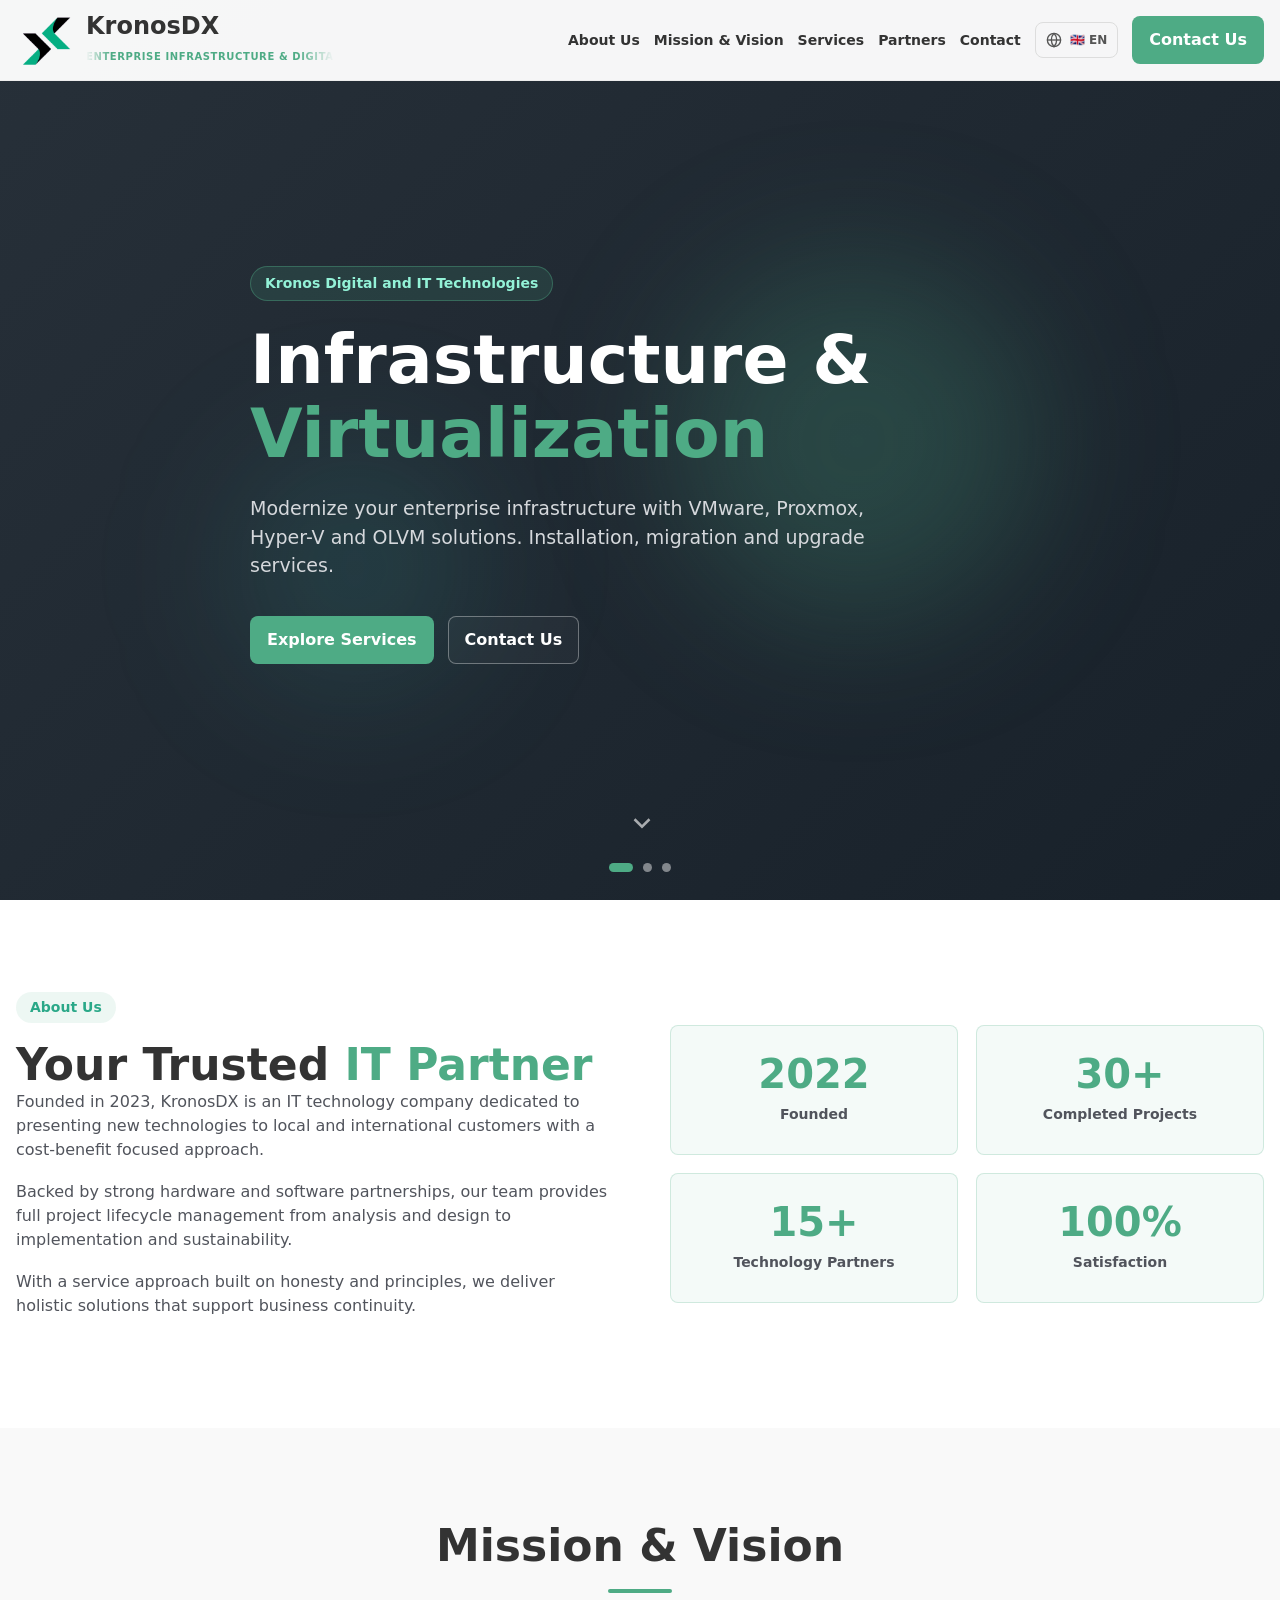
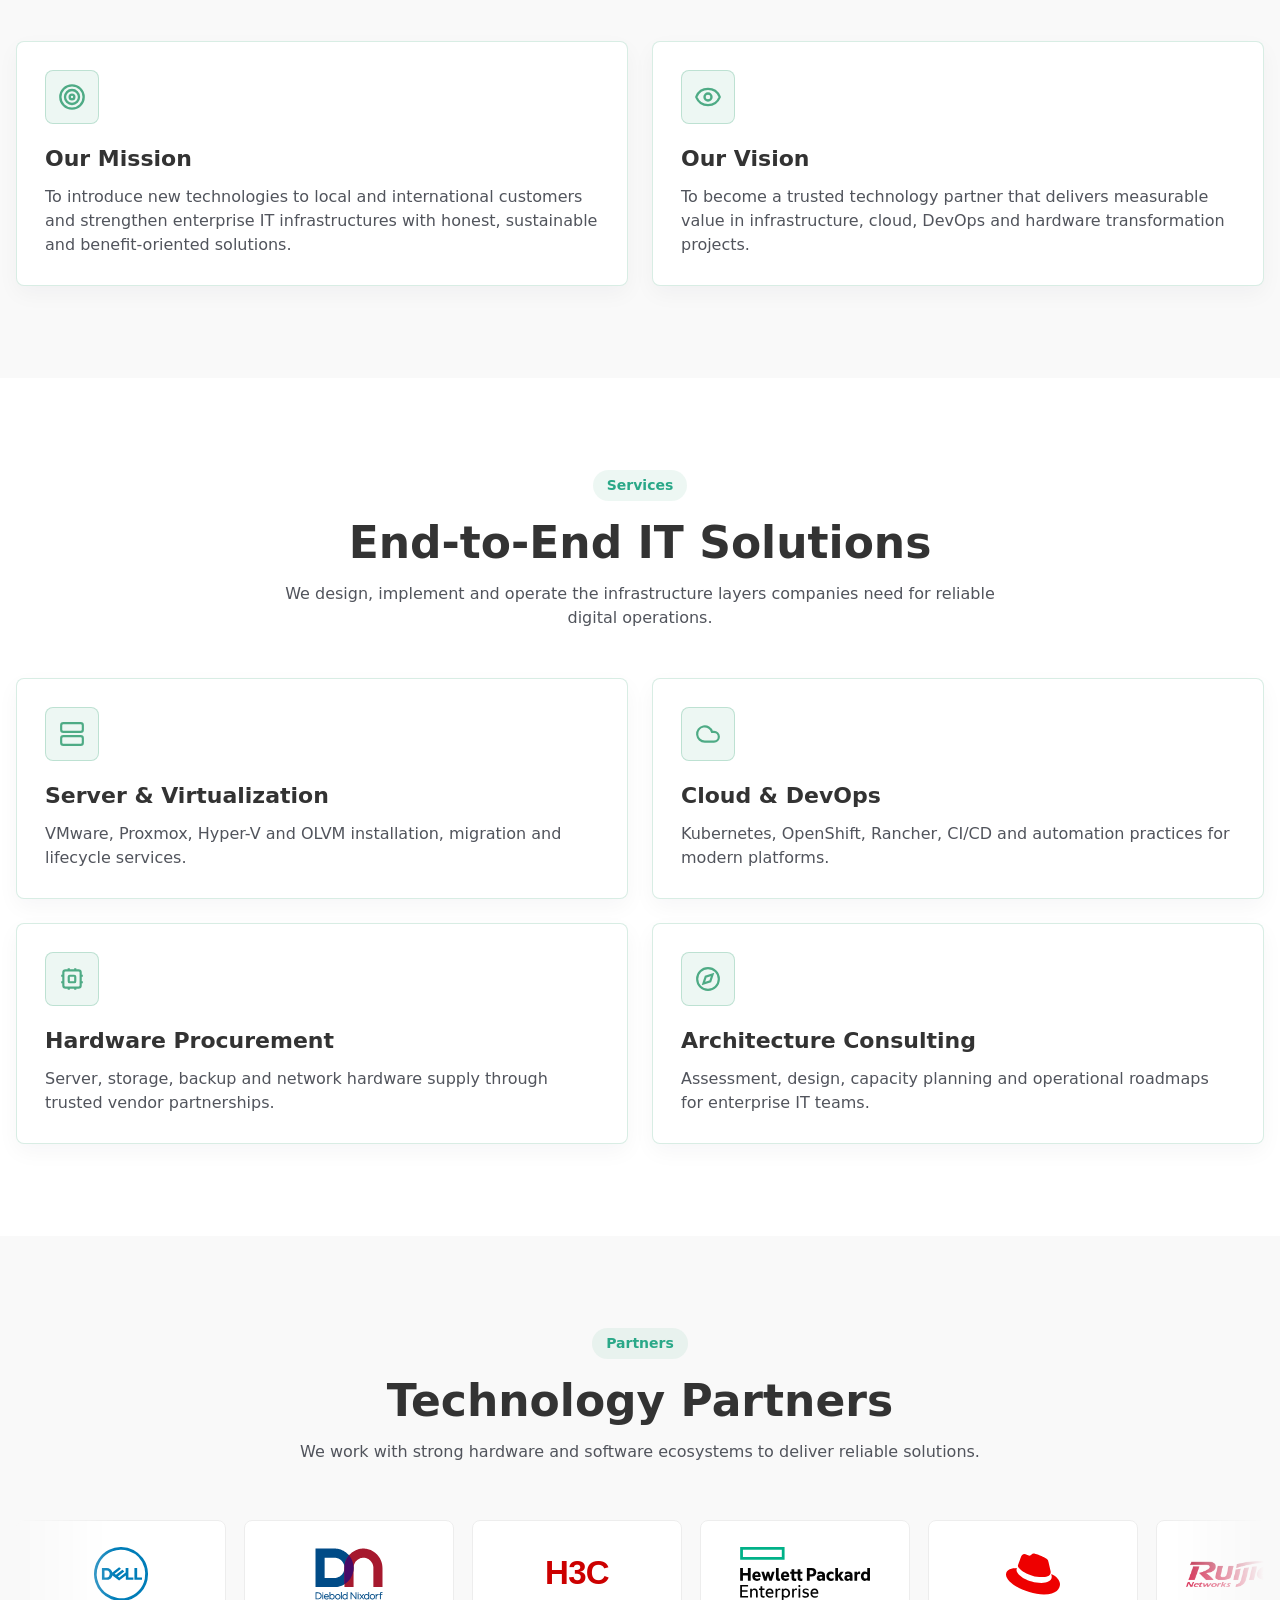
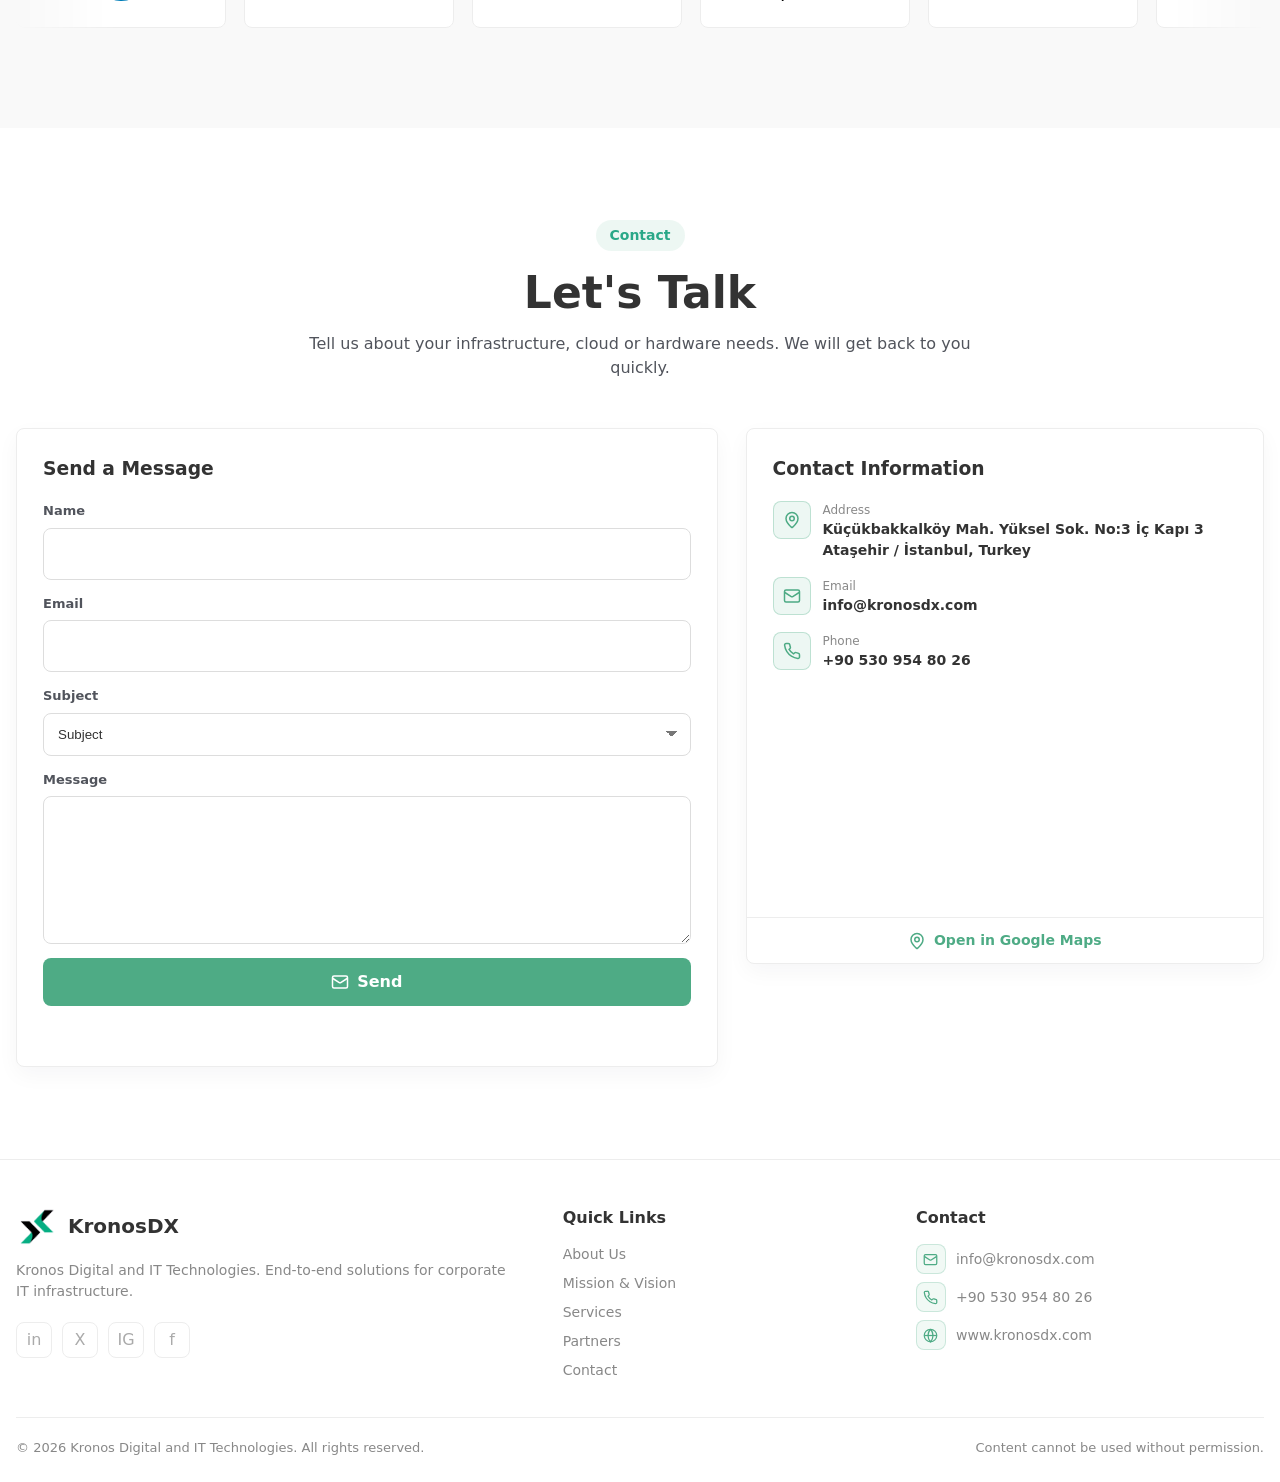
<file: index.html>
<!doctype html>
<html lang="en" data-lang="en">
  <head>
    <meta charset="utf-8">
    <meta name="viewport" content="width=device-width, initial-scale=1">
    <title>KronosDX — Enterprise IT Solutions</title>
    <meta name="description" content="KronosDX provides enterprise IT infrastructure virtualization, cloud & DevOps, hardware procurement, and architecture consulting services.">
    <meta name="robots" content="index, follow">
    <link rel="canonical" href="https://kronosdx.com/">
    <link rel="alternate" hreflang="en" href="https://kronosdx.com/">
    <link rel="alternate" hreflang="tr" href="https://kronosdx.com/tr/">
    <link rel="alternate" hreflang="bg" href="https://kronosdx.com/bg/">
    <link rel="alternate" hreflang="x-default" href="https://kronosdx.com/">
    <meta property="og:title" content="KronosDX — Enterprise IT Solutions">
    <meta property="og:description" content="Enterprise IT infrastructure virtualization, cloud & DevOps and hardware solutions.">
    <meta property="og:url" content="https://kronosdx.com/">
    <meta property="og:site_name" content="KronosDX">
    <meta property="og:image" content="https://kronosdx.com/images/logo/kronosdx_logo_wo_txt.png">
    <meta property="og:type" content="website">
    <link rel="icon" href="/favicon.png" sizes="512x512" type="image/png">
    <link rel="stylesheet" href="/assets/css/site.css">
  </head>
  <body>
    <div id="app"></div>
    <script src="/assets/js/content.js"></script>
    <script src="/assets/js/site.js"></script>
  </body>
</html>
</file>
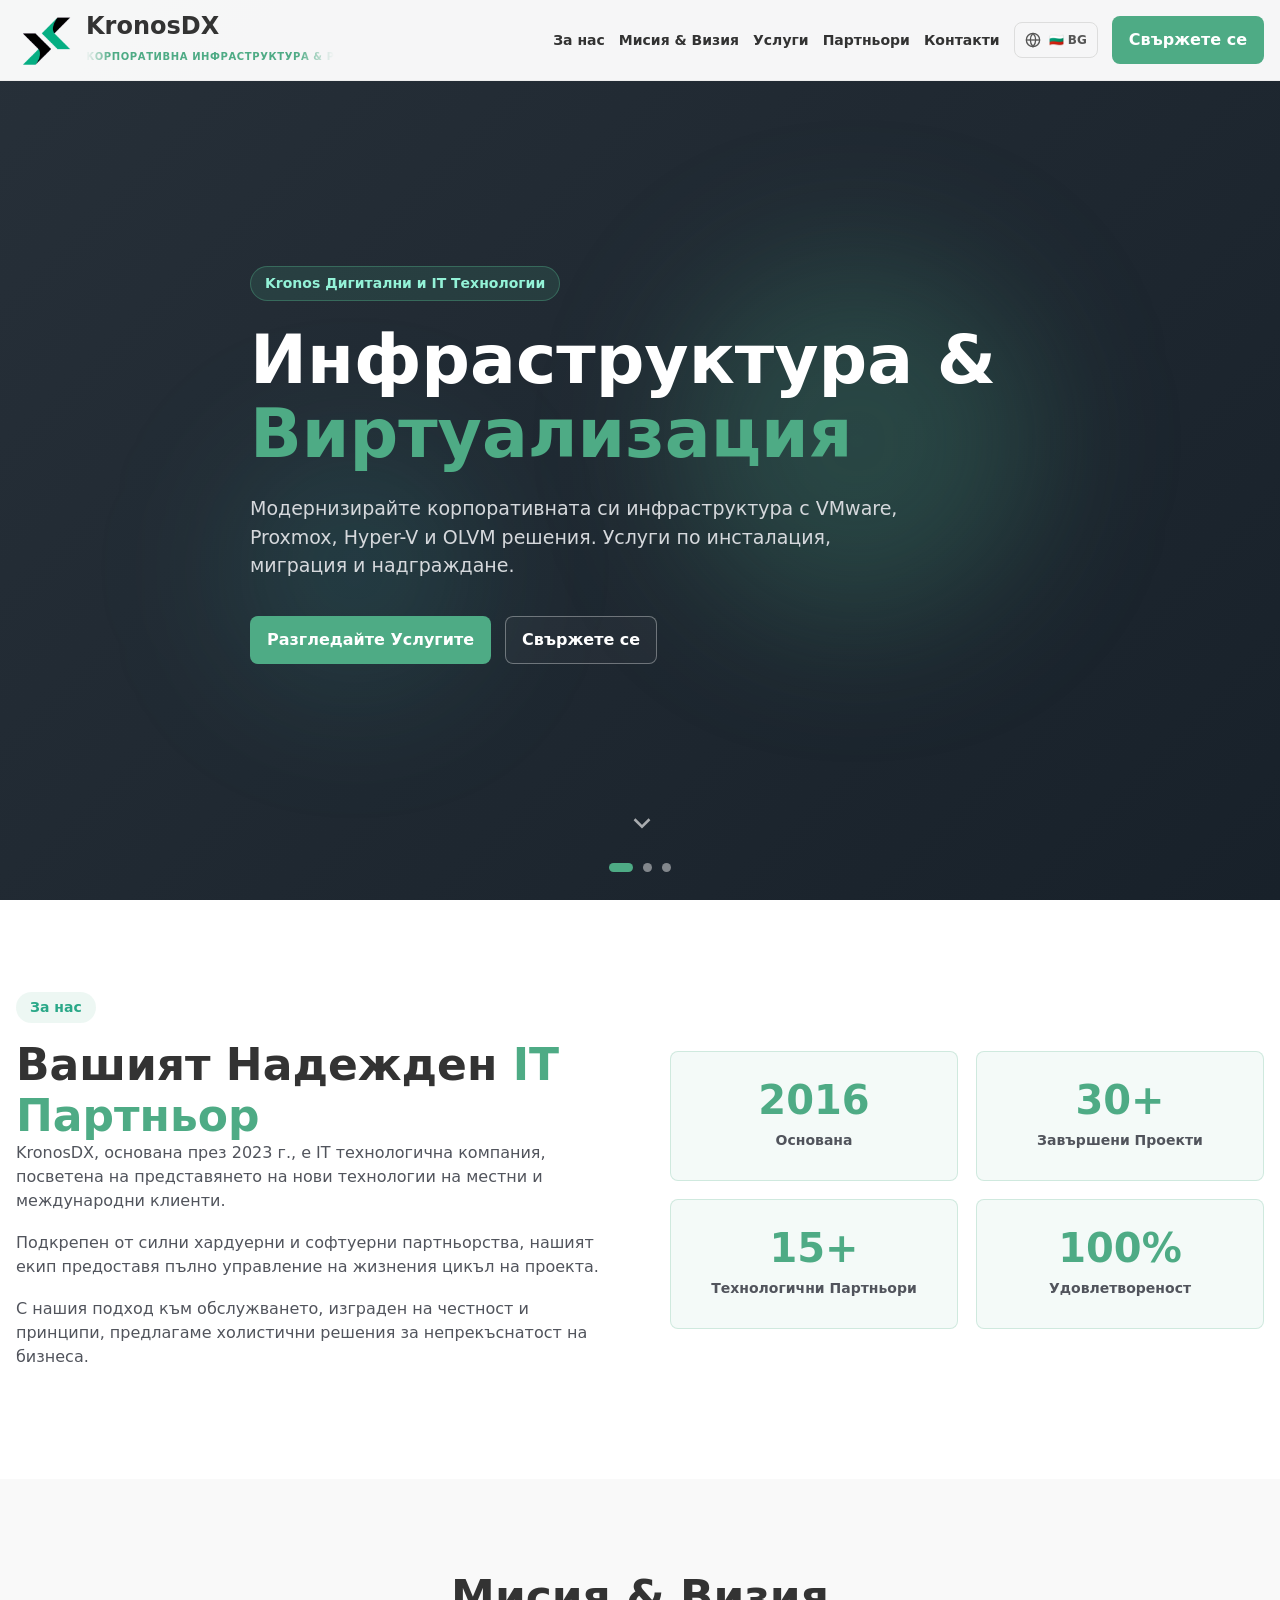
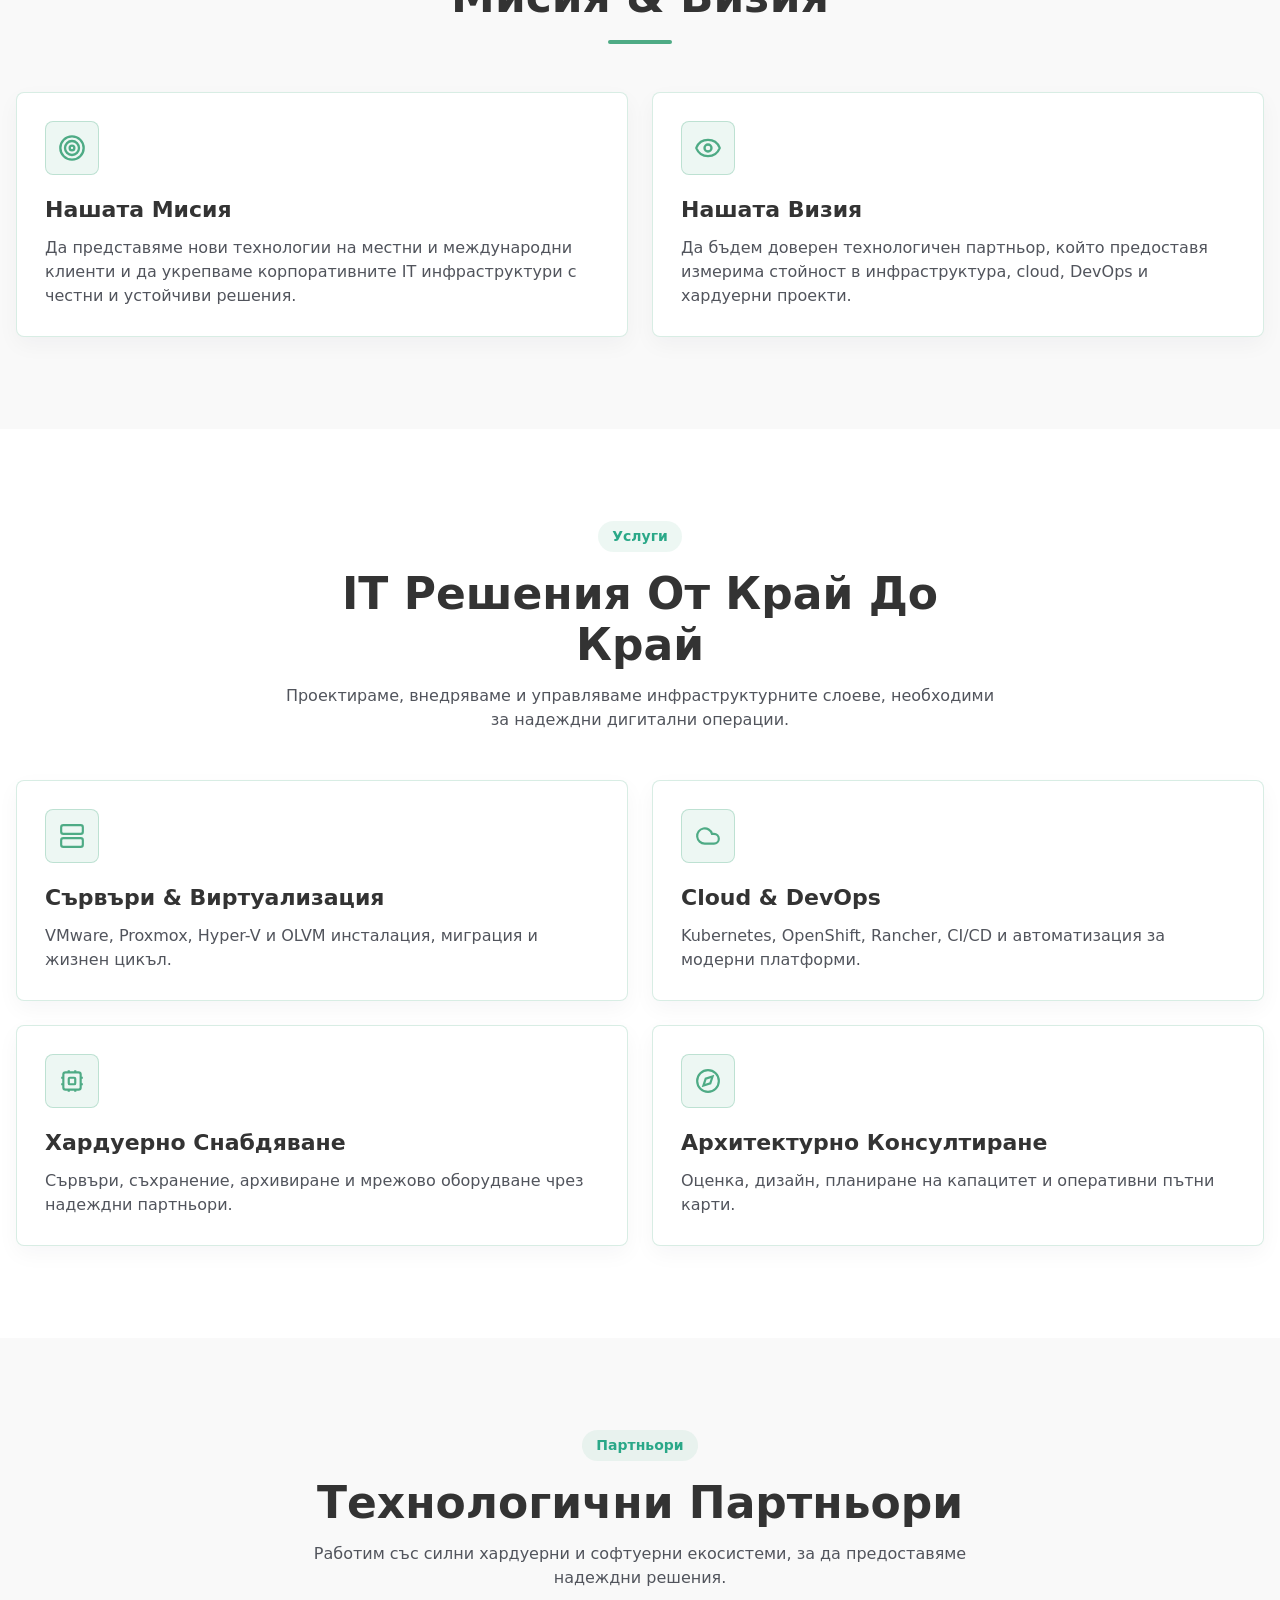
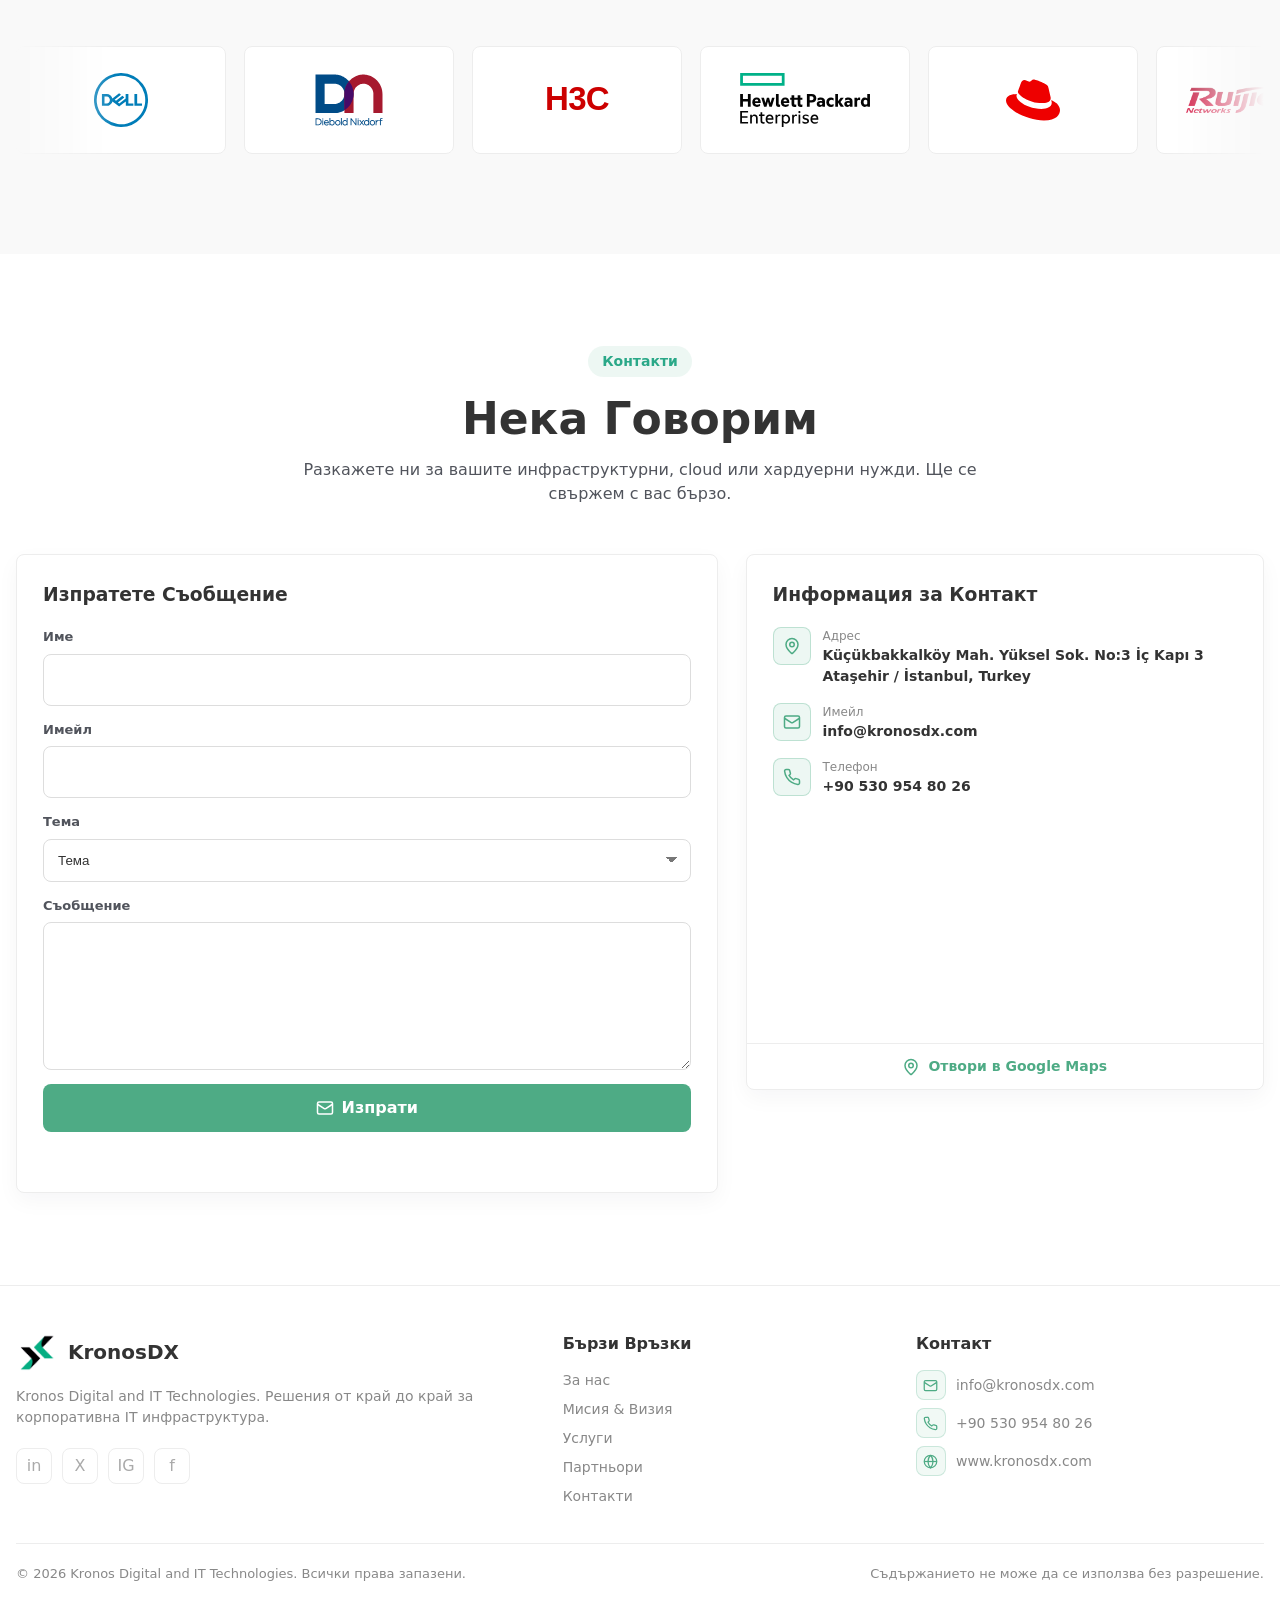
<file: bg/index.html>
<!doctype html>
<html lang="bg" data-lang="bg">
  <head>
    <meta charset="utf-8">
    <meta name="viewport" content="width=device-width, initial-scale=1">
    <title>KronosDX — Корпоративни IT Решения</title>
    <meta name="description" content="KronosDX предоставя услуги по виртуализация на корпоративна IT инфраструктура, cloud & DevOps, хардуерно снабдяване и архитектурно консултиране.">
    <meta name="robots" content="index, follow">
    <link rel="canonical" href="https://kronosdx.com/bg/">
    <link rel="alternate" hreflang="en" href="https://kronosdx.com/">
    <link rel="alternate" hreflang="tr" href="https://kronosdx.com/tr/">
    <link rel="alternate" hreflang="bg" href="https://kronosdx.com/bg/">
    <link rel="alternate" hreflang="x-default" href="https://kronosdx.com/">
    <meta property="og:title" content="KronosDX — Корпоративни IT Решения">
    <meta property="og:description" content="Виртуализация на инфраструктура, cloud & DevOps и хардуерни решения.">
    <meta property="og:url" content="https://kronosdx.com/bg/">
    <meta property="og:site_name" content="KronosDX">
    <meta property="og:image" content="https://kronosdx.com/images/logo/kronosdx_logo_wo_txt.png">
    <meta property="og:type" content="website">
    <link rel="icon" href="/favicon.png" sizes="512x512" type="image/png">
    <link rel="stylesheet" href="/assets/css/site.css">
  </head>
  <body>
    <div id="app"></div>
    <script src="/assets/js/content.js"></script>
    <script src="/assets/js/site.js"></script>
  </body>
</html>
</file>
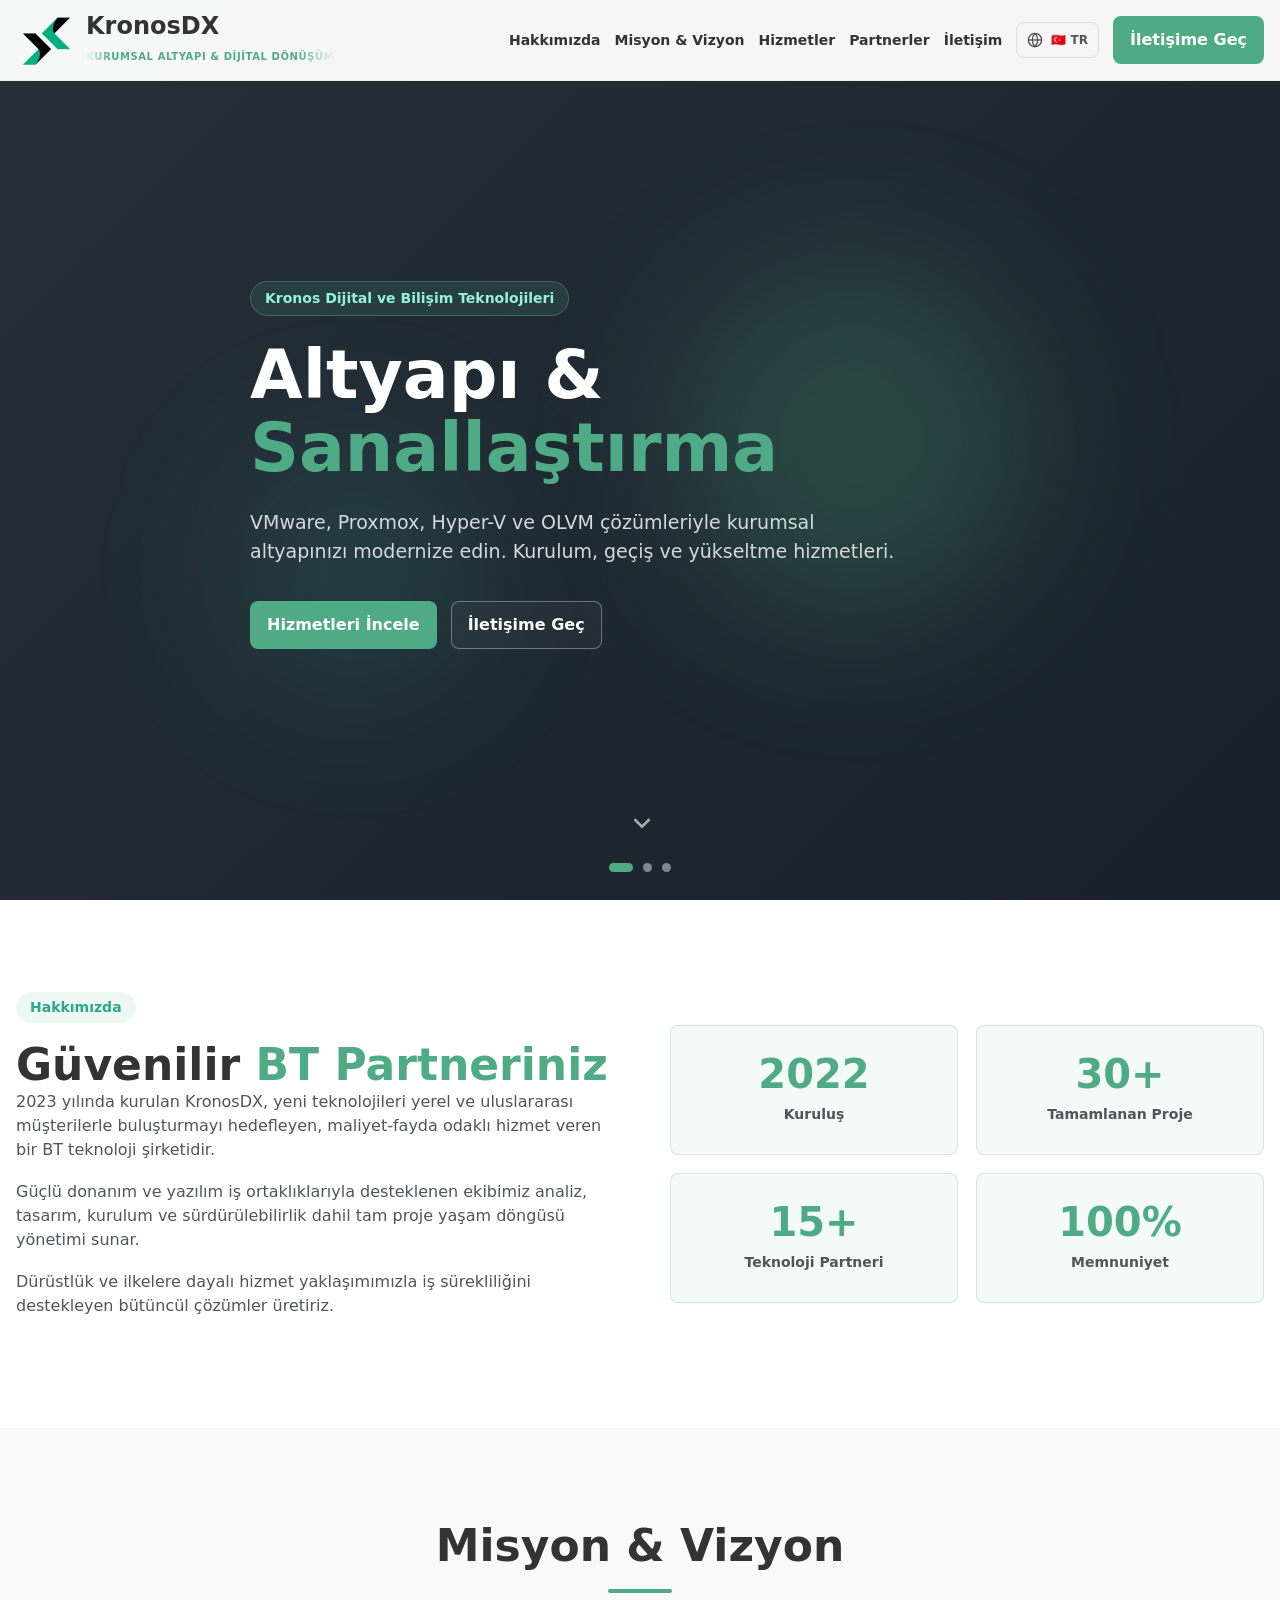
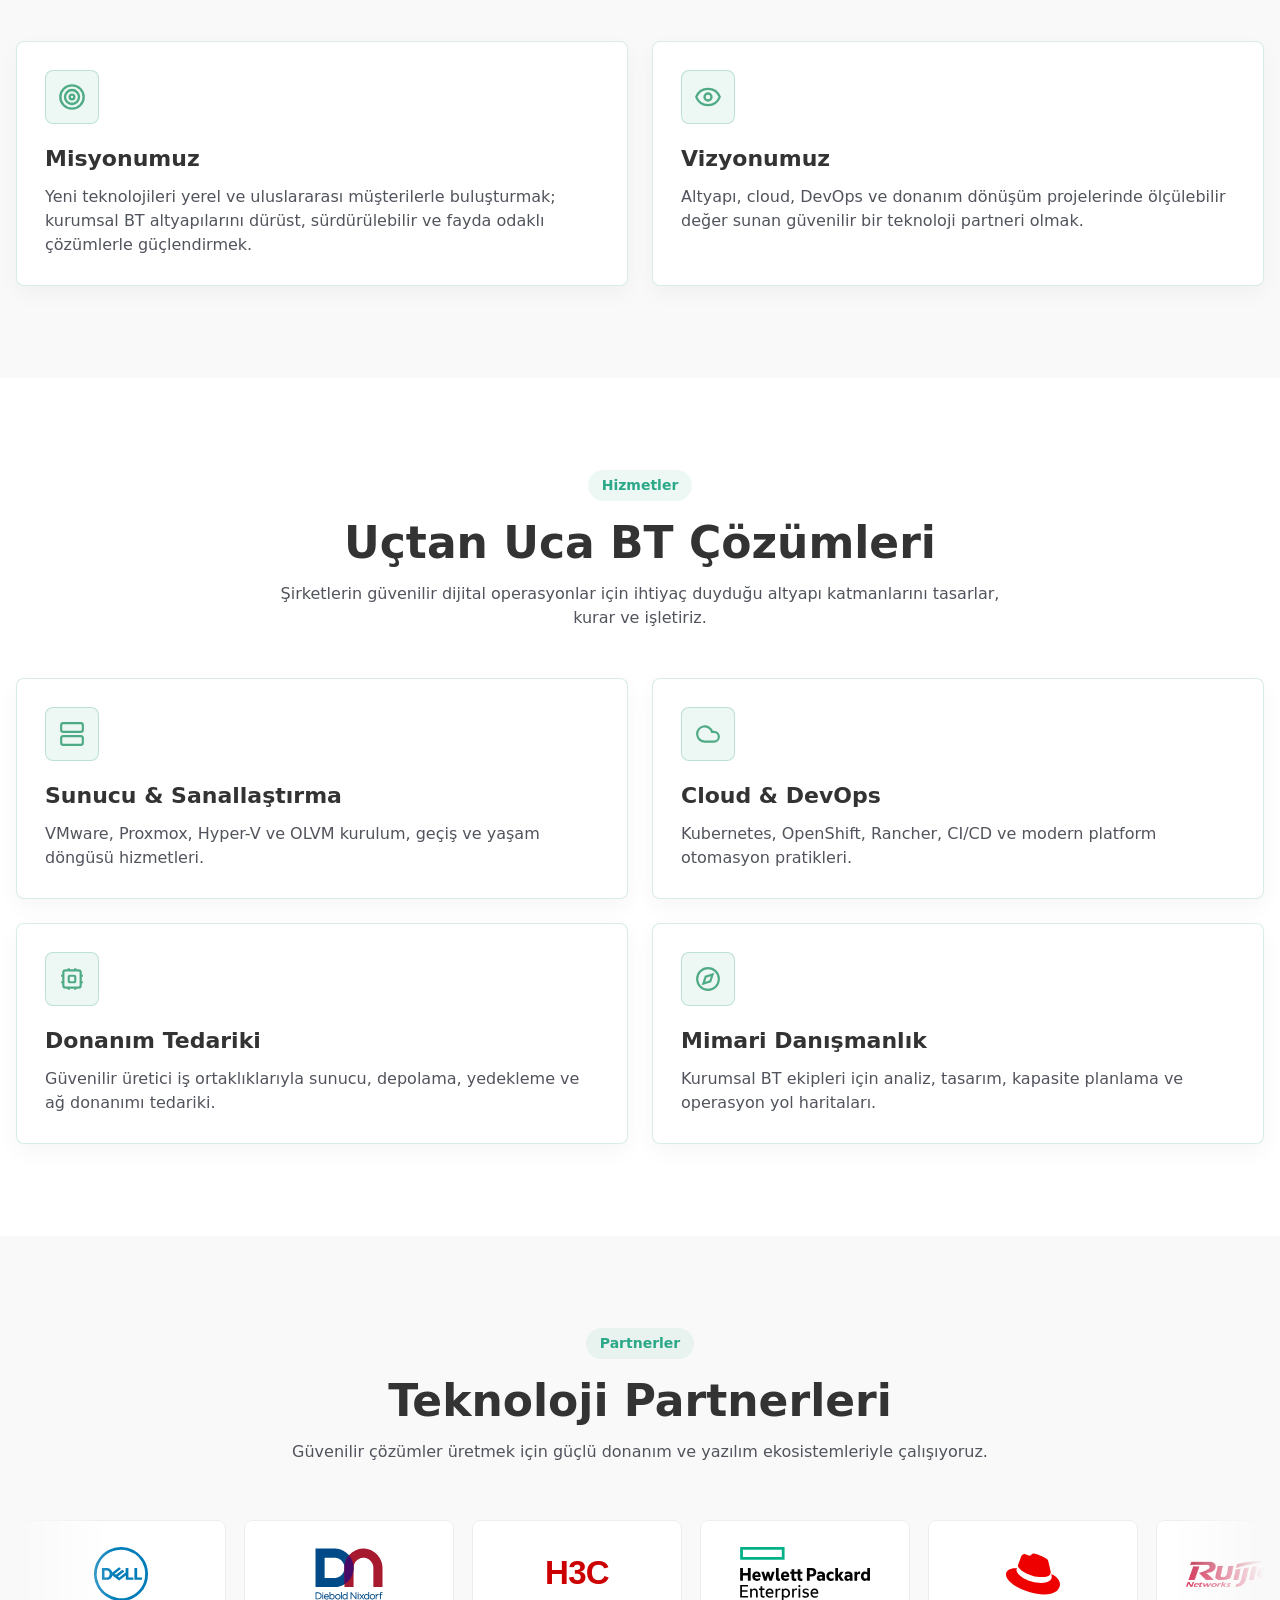
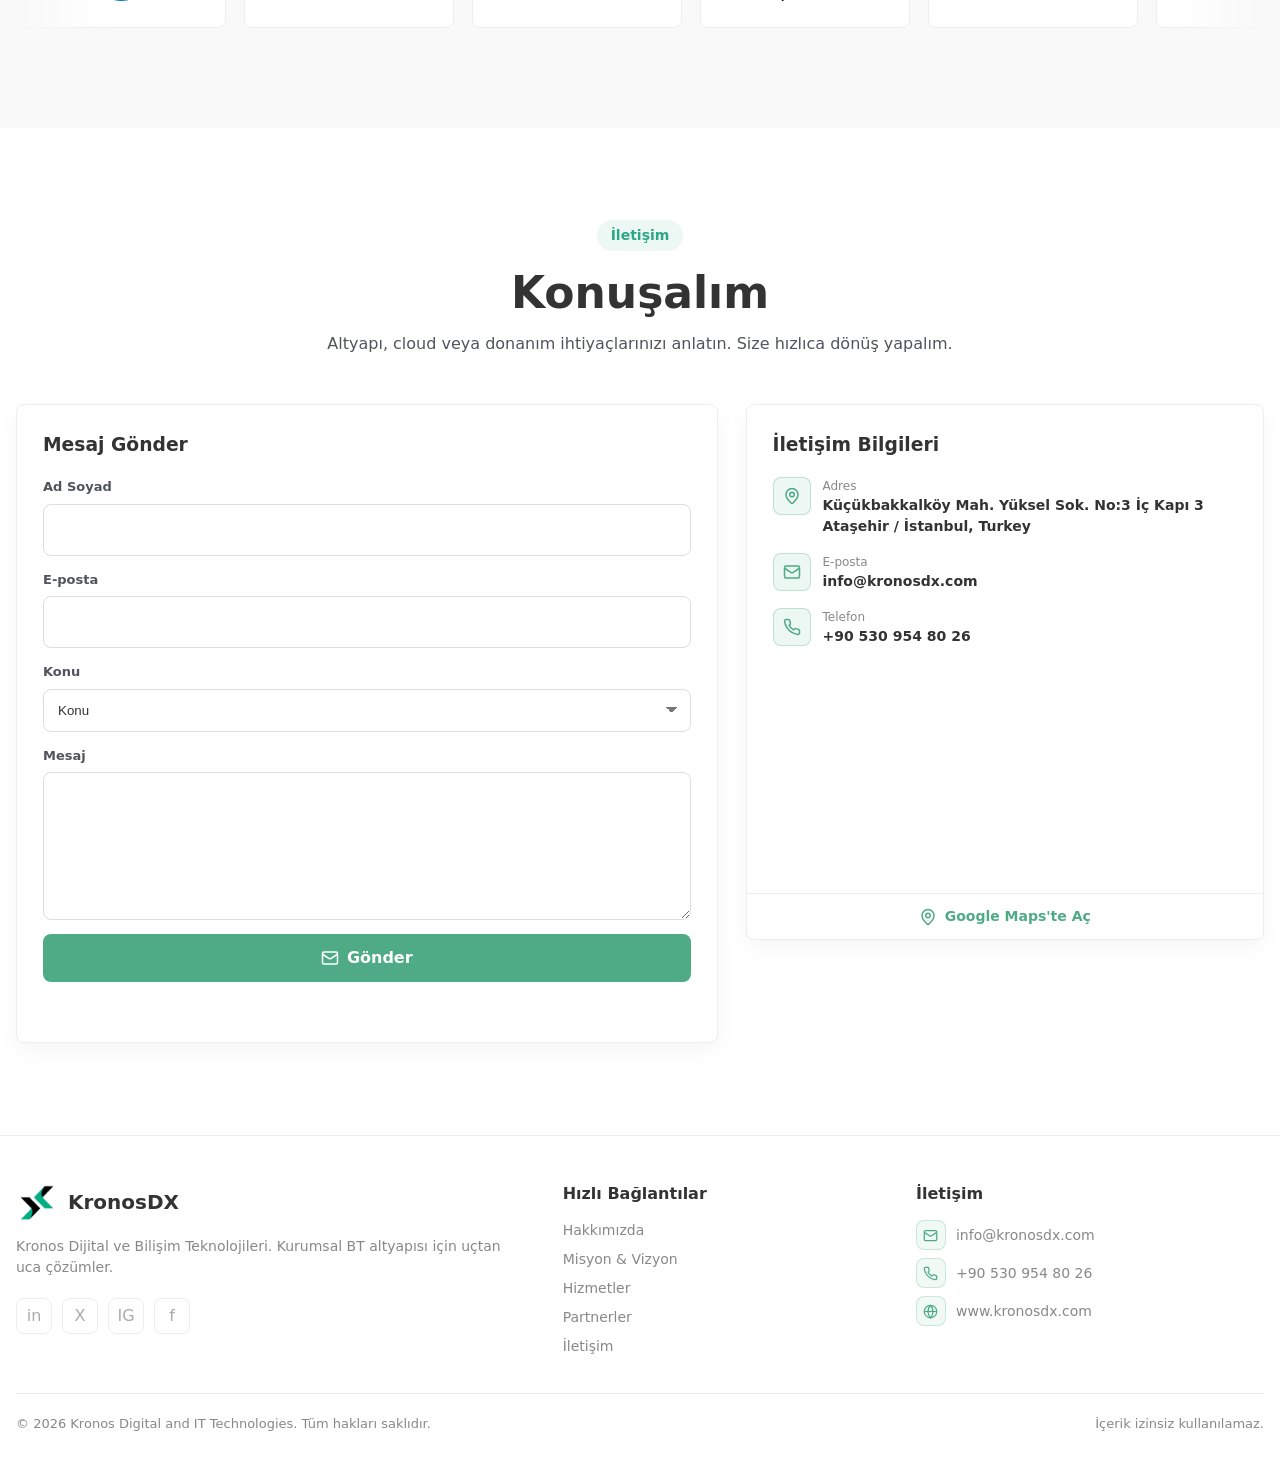
<file: tr/index.html>
<!doctype html>
<html lang="tr" data-lang="tr">
  <head>
    <meta charset="utf-8">
    <meta name="viewport" content="width=device-width, initial-scale=1">
    <title>KronosDX — Kurumsal BT Çözümleri</title>
    <meta name="description" content="KronosDX; altyapı sanallaştırma, cloud & DevOps, donanım tedariki ve kurumsal mimari danışmanlığı alanlarında hizmet veren BT teknoloji şirketidir.">
    <meta name="robots" content="index, follow">
    <link rel="canonical" href="https://kronosdx.com/tr/">
    <link rel="alternate" hreflang="en" href="https://kronosdx.com/">
    <link rel="alternate" hreflang="tr" href="https://kronosdx.com/tr/">
    <link rel="alternate" hreflang="bg" href="https://kronosdx.com/bg/">
    <link rel="alternate" hreflang="x-default" href="https://kronosdx.com/">
    <meta property="og:title" content="KronosDX — Kurumsal BT Çözümleri">
    <meta property="og:description" content="Altyapı sanallaştırma, cloud & DevOps ve donanım çözümleri.">
    <meta property="og:url" content="https://kronosdx.com/tr/">
    <meta property="og:site_name" content="KronosDX">
    <meta property="og:image" content="https://kronosdx.com/images/logo/kronosdx_logo_wo_txt.png">
    <meta property="og:type" content="website">
    <link rel="icon" href="/favicon.png" sizes="512x512" type="image/png">
    <link rel="stylesheet" href="/assets/css/site.css">
  </head>
  <body>
    <div id="app"></div>
    <script src="/assets/js/content.js"></script>
    <script src="/assets/js/site.js"></script>
  </body>
</html>
</file>
<file: assets/css/site.css>
:root {
  --ink: #333333;
  --muted: #51545c;
  --soft: #888888;
  --line: #ededed;
  --paper: #ffffff;
  --band: #f9f9f9;
  --green: #4eab85;
  --green-strong: #2aa888;
  --teal: #41d6c2;
  --night: #18212a;
  --night-2: #273039;
  --radius: 8px;
  --shadow: 0 18px 45px rgba(15, 23, 42, 0.08);
}

* {
  box-sizing: border-box;
}

html {
  scroll-behavior: smooth;
}

body {
  margin: 0;
  color: var(--ink);
  background: var(--paper);
  font-family: Roboto, Inter, ui-sans-serif, system-ui, -apple-system, BlinkMacSystemFont, "Segoe UI", sans-serif;
  line-height: 1.5;
  overflow-x: hidden;
}

body.menu-open {
  overflow: hidden;
}

a {
  color: inherit;
  text-decoration: none;
}

button,
input,
textarea {
  font: inherit;
}

button {
  cursor: pointer;
}

.container {
  width: min(1280px, calc(100% - 32px));
  margin: 0 auto;
}

.site-header {
  position: fixed;
  inset: 0 0 auto;
  z-index: 50;
  background: rgba(255, 255, 255, 0.96);
  border-bottom: 1px solid var(--line);
  transition: box-shadow 180ms ease;
}

.site-header.is-scrolled {
  box-shadow: 0 10px 30px rgba(0, 0, 0, 0.06);
}

.header-inner {
  position: relative;
  height: 80px;
  display: flex;
  align-items: center;
  justify-content: space-between;
  gap: 24px;
}

.brand {
  display: inline-flex;
  align-items: center;
  gap: 12px;
  border: 0;
  background: transparent;
  color: var(--ink);
  padding: 0;
  text-align: left;
}

.brand-mark {
  position: relative;
  width: 58px;
  height: 58px;
  flex: 0 0 auto;
}

.brand-mark img {
  width: 100%;
  height: 100%;
  object-fit: contain;
  display: block;
}

.brand-name {
  display: block;
  font-size: 24px;
  line-height: 1;
  font-weight: 800;
}

.tagline-window {
  display: block;
  width: 248px;
  overflow: hidden;
  margin-top: 5px;
  -webkit-mask-image: linear-gradient(to right, transparent 0%, black 10%, black 85%, transparent 100%);
  mask-image: linear-gradient(to right, transparent 0%, black 10%, black 85%, transparent 100%);
}

.tagline-track {
  display: inline-flex;
  gap: 24px;
  white-space: nowrap;
  color: var(--green);
  font-size: 10px;
  font-weight: 800;
  text-transform: uppercase;
  letter-spacing: 0.06em;
  animation: marquee 18s linear infinite;
}

@keyframes marquee {
  from {
    transform: translateX(0);
  }
  to {
    transform: translateX(-50%);
  }
}

.desktop-nav {
  display: flex;
  align-items: center;
  gap: 14px;
}

.nav-link {
  position: relative;
  border: 0;
  background: transparent;
  padding: 6px 0;
  color: var(--ink);
  font-size: 14px;
  font-weight: 600;
  white-space: nowrap;
}

.nav-link::after {
  content: "";
  position: absolute;
  left: 0;
  bottom: 0;
  width: 0;
  height: 2px;
  background: var(--green);
  transition: width 180ms ease;
}

.nav-link:hover::after,
.nav-link:focus-visible::after {
  width: 100%;
}

.language {
  position: relative;
}

.language-button,
.menu-toggle {
  display: inline-flex;
  align-items: center;
  justify-content: center;
  gap: 8px;
  border: 1px solid #dddddd;
  color: #555555;
  background: transparent;
  border-radius: var(--radius);
  min-height: 36px;
  padding: 7px 10px;
  font-size: 12px;
  font-weight: 800;
}

.language-menu {
  position: absolute;
  right: 0;
  top: calc(100% + 8px);
  min-width: 132px;
  background: #ffffff;
  border: 1px solid var(--line);
  border-radius: var(--radius);
  box-shadow: var(--shadow);
  padding: 6px;
  opacity: 0;
  pointer-events: none;
  transform: translateY(-4px);
  transition: opacity 150ms ease, transform 150ms ease;
}

.language.open .language-menu {
  opacity: 1;
  pointer-events: auto;
  transform: translateY(0);
}

.language-menu a {
  display: flex;
  align-items: center;
  gap: 8px;
  padding: 8px 10px;
  border-radius: 6px;
  font-size: 13px;
  font-weight: 700;
}

.language-menu a:hover {
  background: rgba(78, 171, 133, 0.1);
}

.btn {
  display: inline-flex;
  align-items: center;
  justify-content: center;
  gap: 8px;
  border: 1px solid transparent;
  border-radius: var(--radius);
  min-height: 42px;
  padding: 11px 16px;
  font-weight: 800;
  transition: transform 180ms ease, box-shadow 180ms ease, border-color 180ms ease, background 180ms ease;
}

.btn:hover {
  transform: translateY(-1px);
}

.btn-green {
  background: var(--green);
  color: #ffffff;
}

.btn-green:hover {
  box-shadow: 0 12px 26px rgba(78, 171, 133, 0.28);
}

.btn-ghost {
  color: #ffffff;
  border-color: rgba(255, 255, 255, 0.34);
  background: rgba(255, 255, 255, 0.03);
}

.btn-ghost:hover {
  border-color: var(--green);
  background: rgba(255, 255, 255, 0.08);
}

.menu-toggle {
  display: none;
  width: 42px;
  height: 42px;
  padding: 0;
  color: var(--ink);
}

.mobile-panel {
  display: none;
}

.hero {
  position: relative;
  min-height: 100vh;
  overflow: hidden;
  color: #ffffff;
  background: linear-gradient(135deg, var(--night-2) 0%, var(--night) 100%);
}

.hero::before,
.hero::after {
  content: "";
  position: absolute;
  border-radius: 999px;
  pointer-events: none;
  filter: blur(70px);
}

.hero::before {
  width: 360px;
  height: 360px;
  right: 19%;
  top: 29%;
  background: rgba(78, 171, 133, 0.24);
}

.hero::after {
  width: 250px;
  height: 250px;
  left: 18%;
  bottom: 23%;
  background: rgba(65, 214, 194, 0.12);
}

.hero-slide {
  display: none;
  min-height: 100vh;
  align-items: center;
  position: relative;
  z-index: 1;
  padding: 150px 0 120px;
}

.hero-slide.active {
  display: flex;
}

.hero-copy {
  max-width: 780px;
  min-width: 0;
}

.eyebrow {
  display: inline-flex;
  align-items: center;
  min-height: 32px;
  padding: 6px 14px;
  border: 1px solid rgba(78, 171, 133, 0.4);
  border-radius: 999px;
  background: rgba(78, 171, 133, 0.15);
  color: #93f2d7;
  font-size: 14px;
  font-weight: 700;
  margin-bottom: 22px;
}

.hero h1 {
  margin: 0 0 24px;
  font-size: clamp(40px, 5.8vw, 68px);
  line-height: 1.08;
  font-weight: 900;
  overflow-wrap: normal;
  word-break: normal;
}

.hero h1 span {
  color: var(--green);
}

.hero p {
  max-width: 660px;
  margin: 0 0 36px;
  color: #d5d8dc;
  font-size: 19px;
  font-weight: 300;
  overflow-wrap: anywhere;
}

.hero-actions {
  display: flex;
  gap: 14px;
  flex-wrap: wrap;
}

.hero-arrow,
.scroll-down {
  position: absolute;
  z-index: 3;
  border: 0;
  color: #ffffff;
  background: rgba(0, 0, 0, 0.34);
  border-radius: 999px;
  display: grid;
  place-items: center;
  transition: opacity 180ms ease, background 180ms ease;
}

.hero-arrow {
  top: 50%;
  width: 44px;
  height: 44px;
  opacity: 0;
}

.hero:hover .hero-arrow {
  opacity: 1;
}

.hero-arrow:hover {
  background: rgba(78, 171, 133, 0.9);
}

.hero-prev {
  left: 20px;
}

.hero-next {
  right: 20px;
}

.hero-dots {
  position: absolute;
  left: 50%;
  bottom: 28px;
  z-index: 4;
  transform: translateX(-50%);
  display: flex;
  gap: 10px;
}

.hero-dot {
  width: 9px;
  height: 9px;
  border: 0;
  border-radius: 999px;
  padding: 0;
  background: rgba(255, 255, 255, 0.45);
}

.hero-dot.active {
  width: 24px;
  background: var(--green);
}

.scroll-down {
  left: 50%;
  bottom: 58px;
  width: 38px;
  height: 38px;
  transform: translateX(-50%);
  color: rgba(255, 255, 255, 0.62);
  background: transparent;
  animation: bounce 1.8s ease-in-out infinite;
}

@keyframes bounce {
  0%, 100% {
    transform: translate(-50%, 0);
  }
  50% {
    transform: translate(-50%, 7px);
  }
}

.section {
  padding: 92px 0;
}

.section.alt {
  background: var(--band);
}

.section-head {
  max-width: 720px;
  margin: 0 auto 48px;
  text-align: center;
}

.section-eyebrow {
  display: inline-flex;
  align-items: center;
  min-height: 30px;
  padding: 5px 14px;
  border-radius: 999px;
  background: rgba(78, 171, 133, 0.1);
  color: var(--green-strong);
  font-size: 14px;
  font-weight: 800;
  margin-bottom: 16px;
}

.section h2 {
  margin: 0;
  color: var(--ink);
  font-size: clamp(32px, 4vw, 44px);
  line-height: 1.16;
}

.section h2 span {
  color: var(--green);
}

.section-head p,
.section-copy {
  margin: 14px 0 0;
  color: var(--muted);
  font-weight: 300;
}

.accent-line {
  width: 64px;
  height: 4px;
  border-radius: 999px;
  background: var(--green);
  margin: 18px auto 0;
}

.about-grid {
  display: grid;
  grid-template-columns: 1fr 1fr;
  gap: 60px;
  align-items: center;
}

.about-copy p {
  color: var(--muted);
  font-weight: 300;
  margin: 0 0 18px;
}

.stats-grid {
  display: grid;
  grid-template-columns: repeat(2, minmax(0, 1fr));
  gap: 18px;
}

.stat-card,
.service-card,
.mission-card,
.contact-card {
  border: 1px solid rgba(78, 171, 133, 0.22);
  border-radius: var(--radius);
  background: #ffffff;
}

.stat-card {
  text-align: center;
  padding: 28px 20px;
  background: rgba(78, 171, 133, 0.06);
}

.stat-number {
  display: block;
  color: var(--green);
  font-size: 40px;
  line-height: 1;
  font-weight: 900;
  margin-bottom: 8px;
}

.stat-label {
  color: var(--muted);
  font-size: 14px;
  font-weight: 700;
}

.mission-grid,
.service-grid {
  display: grid;
  grid-template-columns: repeat(2, minmax(0, 1fr));
  gap: 24px;
}

.mission-card,
.service-card {
  padding: 28px;
  box-shadow: 0 8px 22px rgba(15, 23, 42, 0.04);
}

.icon-box {
  width: 54px;
  height: 54px;
  display: grid;
  place-items: center;
  border-radius: var(--radius);
  border: 1px solid rgba(78, 171, 133, 0.3);
  color: var(--green);
  background: rgba(78, 171, 133, 0.1);
  margin-bottom: 18px;
}

.mission-card h3,
.service-card h3 {
  margin: 0 0 10px;
  font-size: 22px;
}

.mission-card p,
.service-card p {
  margin: 0;
  color: var(--muted);
  font-weight: 300;
}

.partners-marquee {
  position: relative;
  overflow: hidden;
  padding: 8px 0;
  -webkit-mask-image: linear-gradient(to right, transparent 0%, black 8%, black 92%, transparent 100%);
  mask-image: linear-gradient(to right, transparent 0%, black 8%, black 92%, transparent 100%);
}

.partners-track {
  display: flex;
  width: max-content;
  gap: 18px;
  animation: partners-flow 26s linear infinite;
}

.partners-marquee:hover .partners-track {
  animation-play-state: paused;
}

@keyframes partners-flow {
  from {
    transform: translateX(0);
  }
  to {
    transform: translateX(-50%);
  }
}

.partner-logo {
  min-height: 108px;
  border: 1px solid var(--line);
  border-radius: var(--radius);
  background: #ffffff;
  display: grid;
  place-items: center;
  padding: 24px;
  transition: transform 180ms ease, box-shadow 180ms ease;
}

.partner-logo {
  width: 210px;
  flex: 0 0 210px;
}

.partner-logo img {
  max-width: 150px;
  max-height: 54px;
  object-fit: contain;
}

.contact-grid {
  display: grid;
  grid-template-columns: minmax(0, 1.15fr) minmax(320px, 0.85fr);
  gap: 28px;
  align-items: start;
}

.contact-card {
  border-color: var(--line);
  box-shadow: 0 8px 22px rgba(15, 23, 42, 0.04);
  overflow: hidden;
}

.contact-card-inner {
  padding: 26px;
}

.contact-card h3 {
  margin: 0 0 18px;
}

.form-grid {
  display: grid;
  gap: 14px;
}

.field {
  display: grid;
  gap: 7px;
}

.field label {
  color: var(--muted);
  font-size: 13px;
  font-weight: 800;
}

.field input,
.field select,
.field textarea {
  width: 100%;
  border: 1px solid #dddddd;
  border-radius: var(--radius);
  padding: 13px 14px;
  color: var(--ink);
  background: #ffffff;
  outline: none;
}

.field select {
  appearance: none;
  background-image:
    linear-gradient(45deg, transparent 50%, #777777 50%),
    linear-gradient(135deg, #777777 50%, transparent 50%);
  background-position:
    calc(100% - 18px) 50%,
    calc(100% - 12px) 50%;
  background-size: 6px 6px, 6px 6px;
  background-repeat: no-repeat;
  padding-right: 38px;
}

.field textarea {
  min-height: 148px;
  resize: vertical;
}

.field input:focus,
.field select:focus,
.field textarea:focus {
  border-color: var(--green);
  box-shadow: 0 0 0 3px rgba(78, 171, 133, 0.15);
}

.form-status {
  min-height: 20px;
  margin: 0;
  color: var(--muted);
  font-size: 14px;
  font-weight: 700;
}

.form-status.success {
  color: var(--green-strong);
}

.form-status.error {
  color: #b42318;
}

.btn:disabled {
  opacity: 0.62;
  cursor: not-allowed;
  transform: none;
}

.info-list {
  display: grid;
  gap: 16px;
}

.info-row {
  display: grid;
  grid-template-columns: 38px 1fr;
  gap: 12px;
  align-items: start;
}

.info-row p {
  margin: 0;
}

.info-label {
  color: var(--soft);
  font-size: 12px;
  margin-bottom: 2px;
}

.info-value {
  color: var(--ink);
  font-size: 14px;
  font-weight: 600;
}

.info-value a:hover,
.footer a:hover {
  color: var(--green);
}

.map-frame {
  display: block;
  width: 100%;
  height: 220px;
  border: 0;
}

.map-link {
  display: flex;
  align-items: center;
  justify-content: center;
  gap: 8px;
  min-height: 46px;
  border-top: 1px solid var(--line);
  color: var(--green);
  font-size: 14px;
  font-weight: 800;
}

.footer {
  border-top: 1px solid var(--line);
  background: #ffffff;
  padding: 46px 0 24px;
}

.footer-grid {
  display: grid;
  grid-template-columns: 1.3fr 0.8fr 0.9fr;
  gap: 44px;
}

.footer-brand {
  display: flex;
  align-items: center;
  gap: 12px;
  margin-bottom: 14px;
}

.footer-brand img {
  width: 40px;
  height: 40px;
  object-fit: contain;
}

.footer-brand strong {
  font-size: 20px;
}

.footer p,
.footer li {
  color: var(--soft);
  font-size: 14px;
}

.footer h4 {
  margin: 0 0 14px;
}

.footer ul {
  margin: 0;
  padding: 0;
  list-style: none;
  display: grid;
  gap: 8px;
}

.footer-contact {
  gap: 10px;
}

.footer-contact a {
  display: inline-flex;
  align-items: center;
  gap: 10px;
}

.footer-contact-icon {
  width: 30px;
  height: 30px;
  display: inline-grid;
  place-items: center;
  flex: 0 0 auto;
  border: 1px solid rgba(78, 171, 133, 0.24);
  border-radius: var(--radius);
  color: var(--green);
  background: rgba(78, 171, 133, 0.08);
}

.footer-contact-icon svg {
  width: 15px;
  height: 15px;
}

.socials {
  display: flex;
  gap: 10px;
  margin-top: 20px;
}

.social {
  width: 36px;
  height: 36px;
  display: grid;
  place-items: center;
  border: 1px solid var(--line);
  border-radius: var(--radius);
  color: #aaaaaa;
}

.footer-bottom {
  margin-top: 36px;
  padding-top: 20px;
  border-top: 1px solid var(--line);
  display: flex;
  justify-content: space-between;
  gap: 16px;
}

.footer-bottom p {
  margin: 0;
  font-size: 13px;
}

.reveal {
  opacity: 0;
  transform: translateY(20px);
  transition: opacity 500ms ease, transform 500ms ease;
}

.reveal.visible {
  opacity: 1;
  transform: translateY(0);
}

.sr-only {
  position: absolute;
  width: 1px;
  height: 1px;
  padding: 0;
  margin: -1px;
  overflow: hidden;
  clip: rect(0, 0, 0, 0);
  white-space: nowrap;
  border: 0;
}

@media (max-width: 980px) {
  .desktop-nav {
    display: none;
  }

  .menu-toggle {
    display: inline-flex !important;
    position: absolute;
    right: 0;
    top: 50%;
    transform: translateY(-50%);
  }

  .tagline-window {
    display: none;
  }

  .mobile-panel {
    display: block;
    position: fixed;
    inset: 80px 0 auto;
    z-index: 45;
    background: #ffffff;
    border-bottom: 1px solid var(--line);
    padding: 16px;
    box-shadow: var(--shadow);
    transform: translateY(-110%);
    transition: transform 180ms ease;
  }

  body.menu-open .mobile-panel {
    transform: translateY(0);
  }

  .mobile-panel nav {
    display: grid;
    gap: 10px;
  }

  .mobile-panel .nav-link,
  .mobile-panel .btn {
    justify-content: flex-start;
    width: 100%;
  }

  .about-grid,
  .contact-grid,
  .footer-grid {
    grid-template-columns: 1fr;
  }

}

@media (max-width: 720px) {
  .container {
    width: calc(100% - 32px);
    max-width: 358px;
    margin-left: 16px;
    margin-right: 16px;
  }

  .header-inner {
    height: 68px;
  }

  .brand-mark {
    width: 48px;
    height: 48px;
  }

  .brand-name {
    font-size: 22px;
  }

  .mobile-panel {
    inset: 68px 0 auto;
  }

  .hero-slide {
    padding: 120px 0 108px;
  }

  .hero h1 {
    font-size: 36px;
  }

  .hero p {
    font-size: 17px;
  }

  .hero-arrow {
    display: none;
  }

  .hero-actions {
    display: grid;
  }

  .section {
    padding: 70px 0;
  }

  .mission-grid,
  .service-grid,
  .stats-grid {
    grid-template-columns: 1fr;
  }

  .contact-card-inner {
    padding: 20px;
  }

  .footer-bottom {
    flex-direction: column;
    align-items: flex-start;
  }
}
</file>
